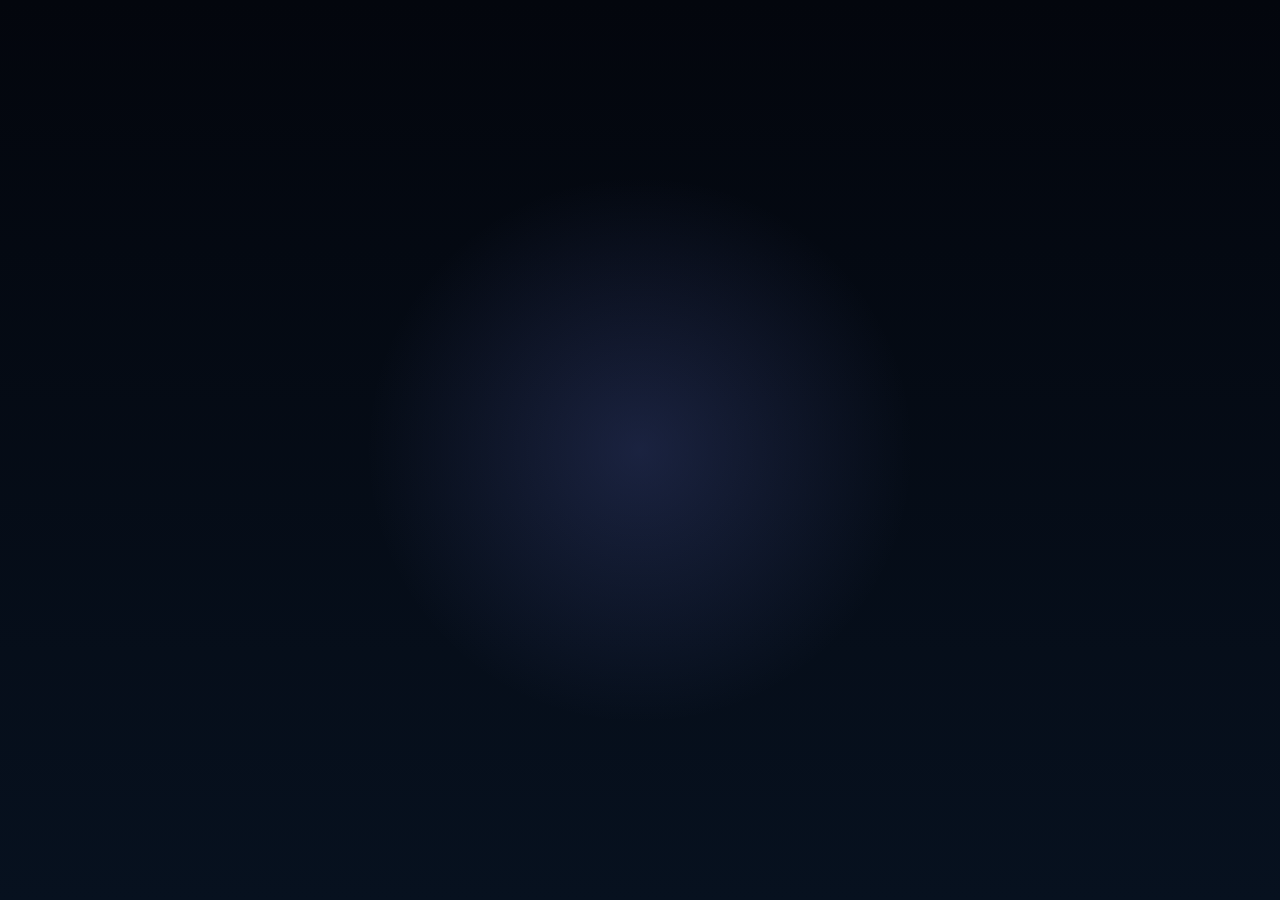
<file: about.html>
<!DOCTYPE html>
<html lang="en">
<head>
  <meta charset="UTF-8" />
  <meta name="viewport" content="width=device-width, initial-scale=1.0" />
  <title>PlayerBase — About</title>
  <meta name="description" content="PlayerBase is a responsive multi-page gaming website with articles, games, esports, a forum and switchable visual styles." />
  <link rel="preconnect" href="https://fonts.googleapis.com">
  <link rel="preconnect" href="https://fonts.gstatic.com" crossorigin>
  <link href="https://fonts.googleapis.com/css2?family=Inter:wght@400;500;600;700;800;900&display=swap" rel="stylesheet">
  <link rel="stylesheet" href="style.css" />
</head>
<body data-page="about" data-style-mode="vivid" data-color-theme="aurora">
  <div class="site-intro" id="siteIntro" aria-hidden="true">
    <div class="site-intro-mark">PB</div>
  </div>

  <div class="bg-glow bg-glow-1"></div>
  <div class="bg-glow bg-glow-2"></div>

  <header class="site-header">
    <div class="nav-shell">
      <a class="brand" href="index.html">
        <span class="brand-mark">PB</span>
        <div>
          <p>Gaming Magazine</p>
          <strong>PlayerBase</strong>
        </div>
      </a>

      <nav class="nav-links" aria-label="Primary navigation">
        <a href="index.html">Home</a>
        <a href="articles.html">Articles</a>
        <a href="games.html">Games</a>
        <a href="esports.html">Esports</a>
        <a href="forum.html">Forum</a>
        <a href="styles.html">Styles</a>
        <a href="about.html" class="active">About</a>
      </nav>

      <div class="nav-actions">
        <button class="icon-btn" id="styleToggle" type="button" aria-label="Open style panel">Style</button>
        <button class="icon-btn" id="colorToggle" type="button" aria-label="Open color panel">Color</button>
        <button class="icon-btn menu-btn" id="menuToggle" type="button" aria-label="Open menu">☰</button>
      </div>
    </div>

    <div class="mobile-links" id="mobileLinks">
      <a href="index.html">Home</a>
        <a href="articles.html">Articles</a>
        <a href="games.html">Games</a>
        <a href="esports.html">Esports</a>
        <a href="forum.html">Forum</a>
        <a href="styles.html">Styles</a>
        <a href="about.html" class="active">About</a>
    </div>
  </header>

  <aside class="floating-panel hidden" id="stylePanel">
    <p class="mini-kicker">.</p>
    <h3>.</h3>
    <div class="swatch-grid" id="styleGrid"></div>
    <p class="panel-note">.</p>
  </aside>

  <aside class="floating-panel hidden" id="colorPanel">
    <p class="mini-kicker">/p>
    <h3></h3>
    <div class="swatch-grid" id="colorGrid"></div>
    <p class="panel-note"></p>
  </aside>

  <main class="page" id="app"></main>

  <footer class="site-footer">
    <div>
      <strong>PlayerBase</strong>
      <p>video game website.</p>
    </div>
    <p>groupe anglais</p>
  </footer>

  <script src="app.js"></script>
</body>
</html>
</file>
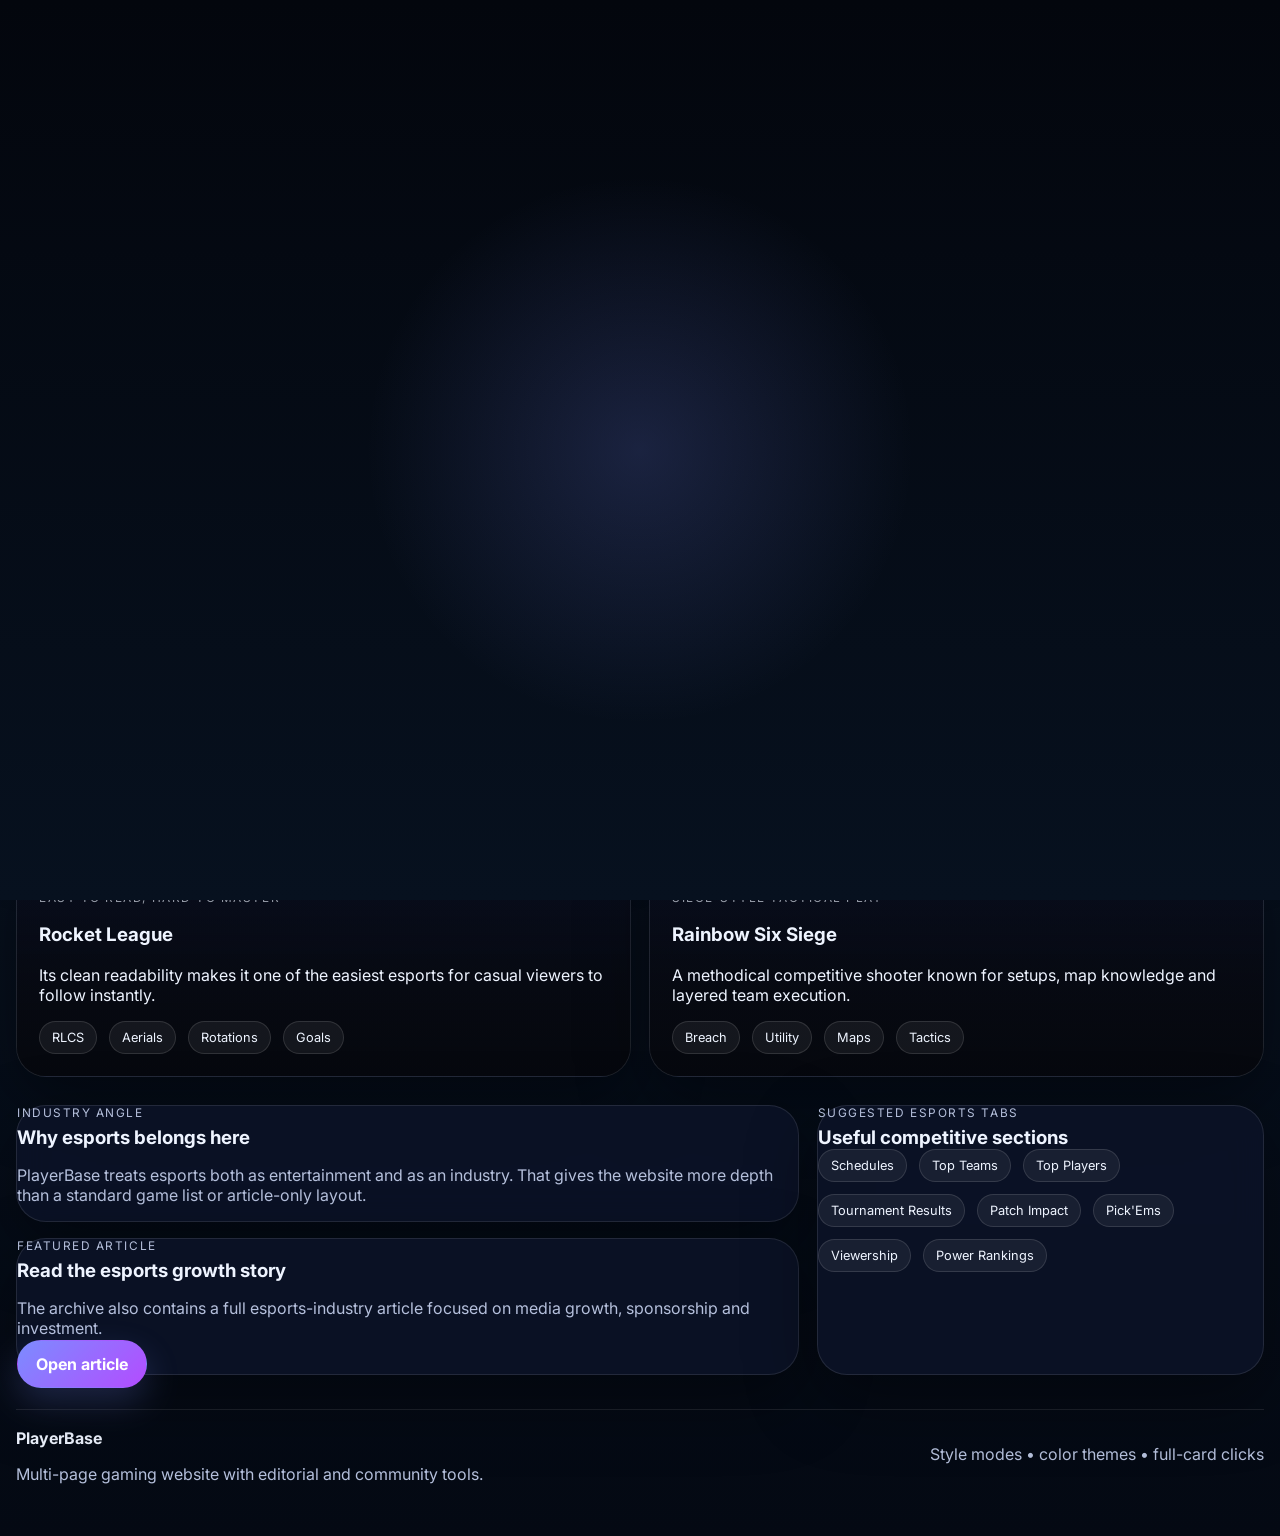
<file: esports.html>
<!DOCTYPE html>
<html lang="en">
<head>
  <meta charset="UTF-8" />
  <meta name="viewport" content="width=device-width, initial-scale=1.0" />
  <title>PlayerBase — Esports</title>
  <meta name="description" content="PlayerBase is a responsive multi-page gaming website with articles, games, esports, a forum and switchable visual styles." />
  <link rel="preconnect" href="https://fonts.googleapis.com">
  <link rel="preconnect" href="https://fonts.gstatic.com" crossorigin>
  <link href="https://fonts.googleapis.com/css2?family=Inter:wght@400;500;600;700;800;900&display=swap" rel="stylesheet">
  <link rel="stylesheet" href="style.css" />
</head>
<body data-page="esports" data-style-mode="vivid" data-color-theme="aurora">
  <div class="site-intro" id="siteIntro" aria-hidden="true">
    <div class="site-intro-mark">PB</div>
  </div>

  <div class="bg-glow bg-glow-1"></div>
  <div class="bg-glow bg-glow-2"></div>

  <header class="site-header">
    <div class="nav-shell">
      <a class="brand" href="index.html">
        <span class="brand-mark">PB</span>
        <div>
          <p>Gaming Magazine</p>
          <strong>PlayerBase</strong>
        </div>
      </a>

      <nav class="nav-links" aria-label="Primary navigation">
        <a href="index.html">Home</a>
        <a href="articles.html">Articles</a>
        <a href="games.html">Games</a>
        <a href="esports.html" class="active">Esports</a>
        <a href="forum.html">Forum</a>
        <a href="styles.html">Styles</a>
        <a href="about.html">About</a>
      </nav>

      <div class="nav-actions">
        <button class="icon-btn" id="styleToggle" type="button" aria-label="Open style panel">Style</button>
        <button class="icon-btn" id="colorToggle" type="button" aria-label="Open color panel">Color</button>
        <button class="icon-btn menu-btn" id="menuToggle" type="button" aria-label="Open menu">☰</button>
      </div>
    </div>

    <div class="mobile-links" id="mobileLinks">
      <a href="index.html">Home</a>
        <a href="articles.html">Articles</a>
        <a href="games.html">Games</a>
        <a href="esports.html" class="active">Esports</a>
        <a href="forum.html">Forum</a>
        <a href="styles.html">Styles</a>
        <a href="about.html">About</a>
    </div>
  </header>

  <aside class="floating-panel hidden" id="stylePanel">
    <p class="mini-kicker">Site styles</p>
    <h3>Switch the full art direction</h3>
    <div class="swatch-grid" id="styleGrid"></div>
    <p class="panel-note">Each style changes spacing, surface depth, borders, contrast and overall mood.</p>
  </aside>

  <aside class="floating-panel hidden" id="colorPanel">
    <p class="mini-kicker">Accent colors</p>
    <h3>Change the color system</h3>
    <div class="swatch-grid" id="colorGrid"></div>
    <p class="panel-note">Colors and styles are separate, so you can mix both.</p>
  </aside>

  <main class="page" id="app"></main>

  <footer class="site-footer">
    <div>
      <strong>PlayerBase</strong>
      <p>Multi-page gaming website with editorial and community tools.</p>
    </div>
    <p>Style modes • color themes • full-card clicks</p>
  </footer>

  <script src="app.js"></script>
</body>
</html>
</file>
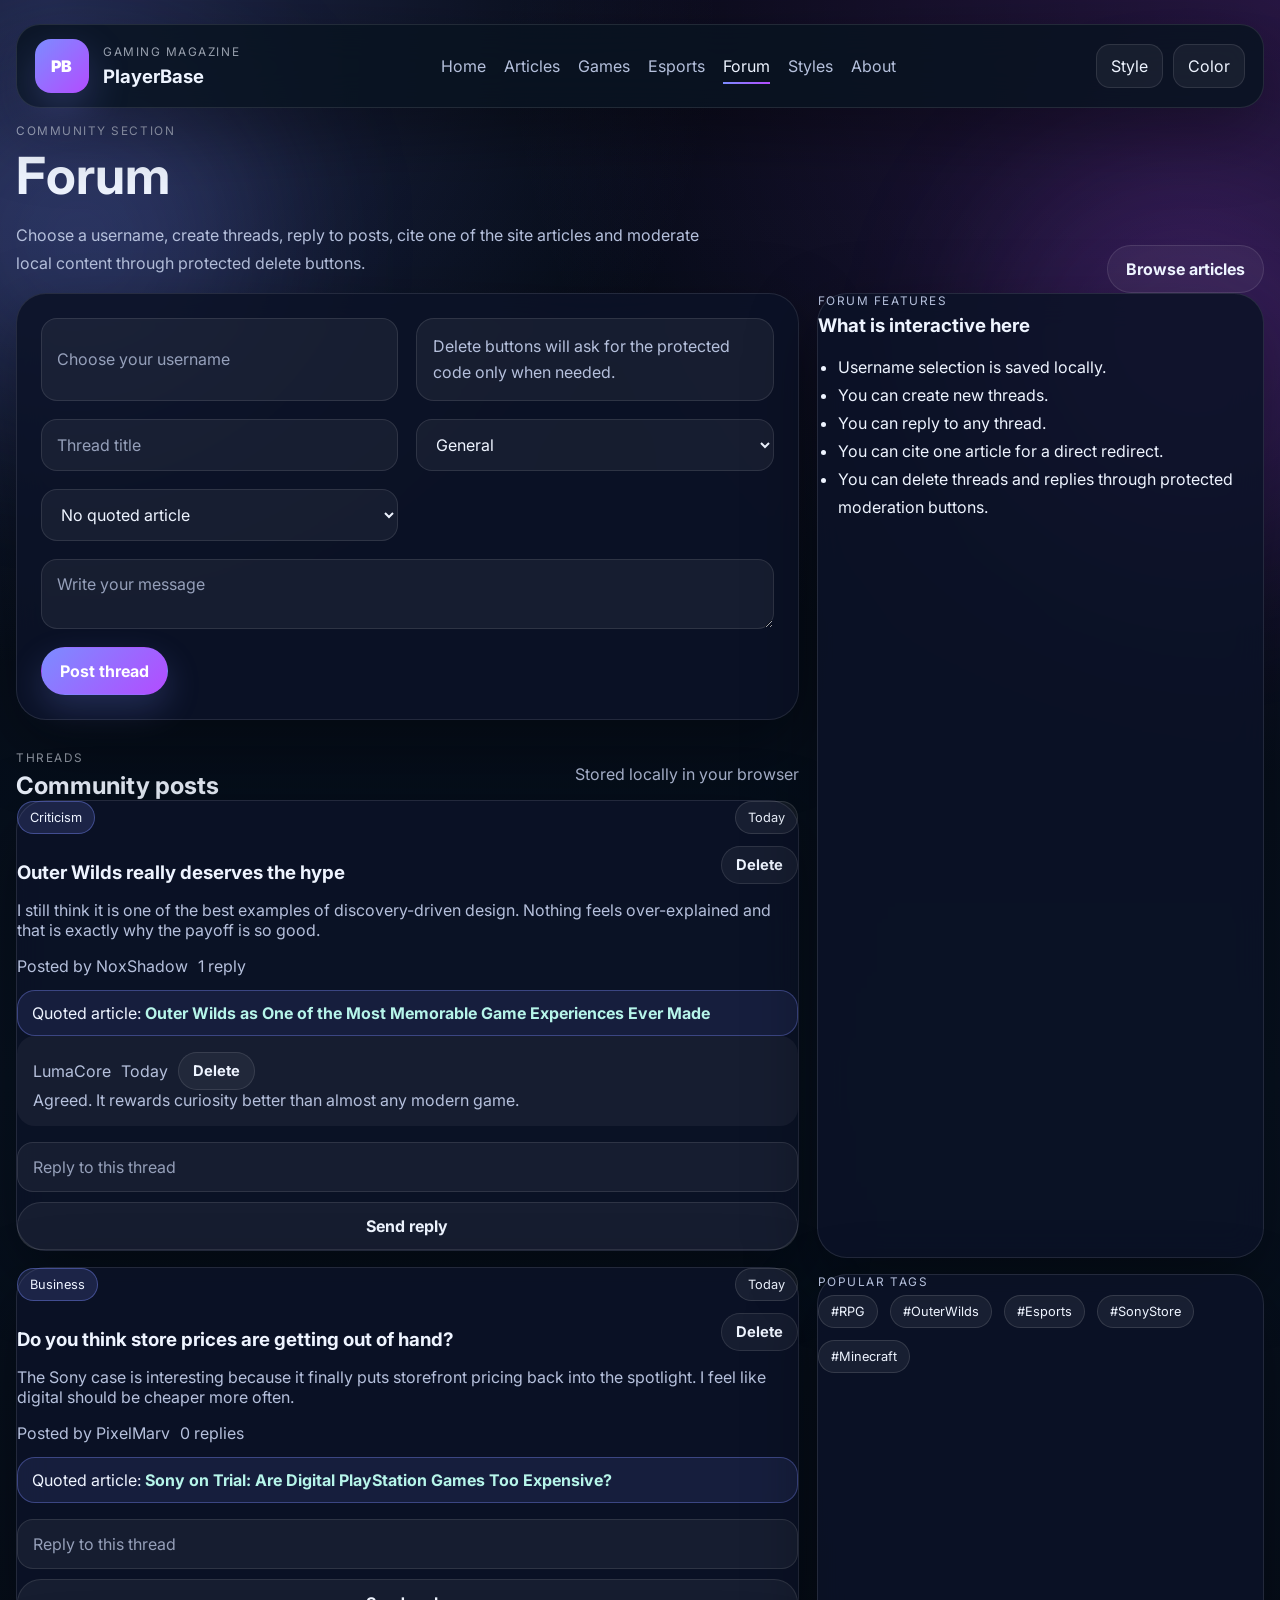
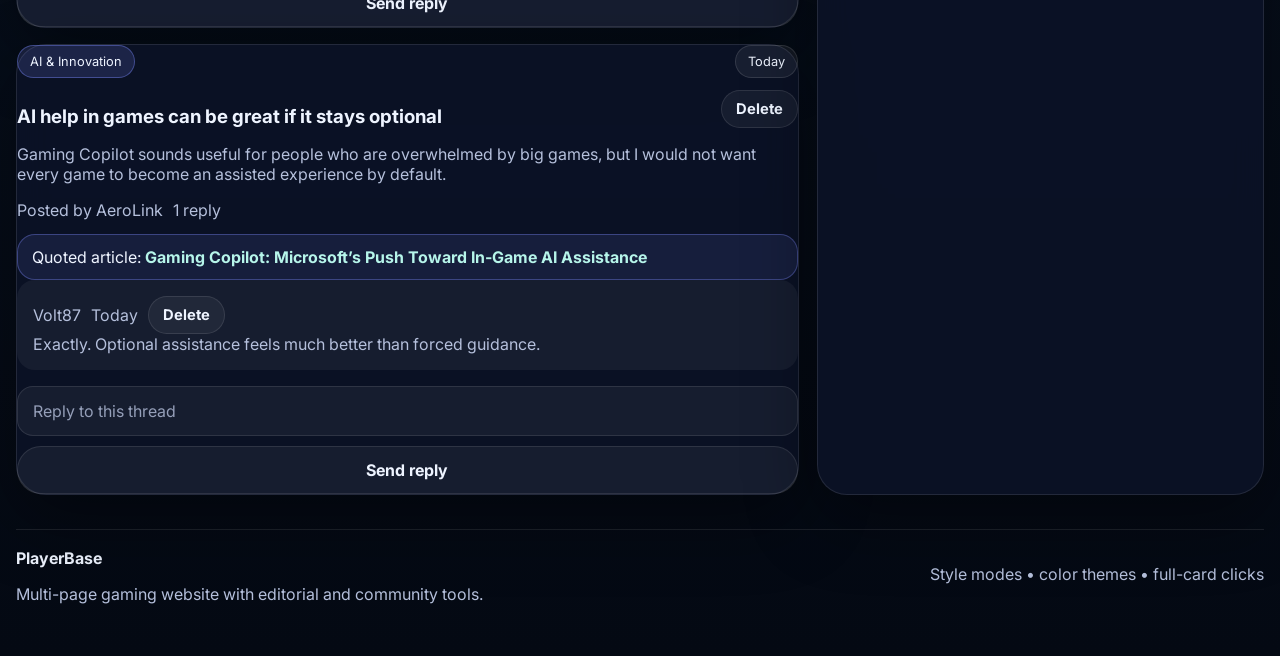
<file: forum.html>
<!DOCTYPE html>
<html lang="en">
<head>
  <meta charset="UTF-8" />
  <meta name="viewport" content="width=device-width, initial-scale=1.0" />
  <title>PlayerBase — Forum</title>
  <meta name="description" content="PlayerBase is a responsive multi-page gaming website with articles, games, esports, a forum and switchable visual styles." />
  <link rel="preconnect" href="https://fonts.googleapis.com">
  <link rel="preconnect" href="https://fonts.gstatic.com" crossorigin>
  <link href="https://fonts.googleapis.com/css2?family=Inter:wght@400;500;600;700;800;900&display=swap" rel="stylesheet">
  <link rel="stylesheet" href="style.css" />
</head>
<body data-page="forum" data-style-mode="vivid" data-color-theme="aurora">
  <div class="site-intro" id="siteIntro" aria-hidden="true">
    <div class="site-intro-mark">PB</div>
  </div>

  <div class="bg-glow bg-glow-1"></div>
  <div class="bg-glow bg-glow-2"></div>

  <header class="site-header">
    <div class="nav-shell">
      <a class="brand" href="index.html">
        <span class="brand-mark">PB</span>
        <div>
          <p>Gaming Magazine</p>
          <strong>PlayerBase</strong>
        </div>
      </a>

      <nav class="nav-links" aria-label="Primary navigation">
        <a href="index.html">Home</a>
        <a href="articles.html">Articles</a>
        <a href="games.html">Games</a>
        <a href="esports.html">Esports</a>
        <a href="forum.html" class="active">Forum</a>
        <a href="styles.html">Styles</a>
        <a href="about.html">About</a>
      </nav>

      <div class="nav-actions">
        <button class="icon-btn" id="styleToggle" type="button" aria-label="Open style panel">Style</button>
        <button class="icon-btn" id="colorToggle" type="button" aria-label="Open color panel">Color</button>
        <button class="icon-btn menu-btn" id="menuToggle" type="button" aria-label="Open menu">☰</button>
      </div>
    </div>

    <div class="mobile-links" id="mobileLinks">
      <a href="index.html">Home</a>
        <a href="articles.html">Articles</a>
        <a href="games.html">Games</a>
        <a href="esports.html">Esports</a>
        <a href="forum.html" class="active">Forum</a>
        <a href="styles.html">Styles</a>
        <a href="about.html">About</a>
    </div>
  </header>

  <aside class="floating-panel hidden" id="stylePanel">
    <p class="mini-kicker">Site styles</p>
    <h3>Switch the full art direction</h3>
    <div class="swatch-grid" id="styleGrid"></div>
    <p class="panel-note">Each style changes spacing, surface depth, borders, contrast and overall mood.</p>
  </aside>

  <aside class="floating-panel hidden" id="colorPanel">
    <p class="mini-kicker">Accent colors</p>
    <h3>Change the color system</h3>
    <div class="swatch-grid" id="colorGrid"></div>
    <p class="panel-note">Colors and styles are separate, so you can mix both.</p>
  </aside>

  <main class="page" id="app"></main>

  <footer class="site-footer">
    <div>
      <strong>PlayerBase</strong>
      <p>Multi-page gaming website with editorial and community tools.</p>
    </div>
    <p>Style modes • color themes • full-card clicks</p>
  </footer>

  <script src="app.js"></script>
</body>
</html>
</file>
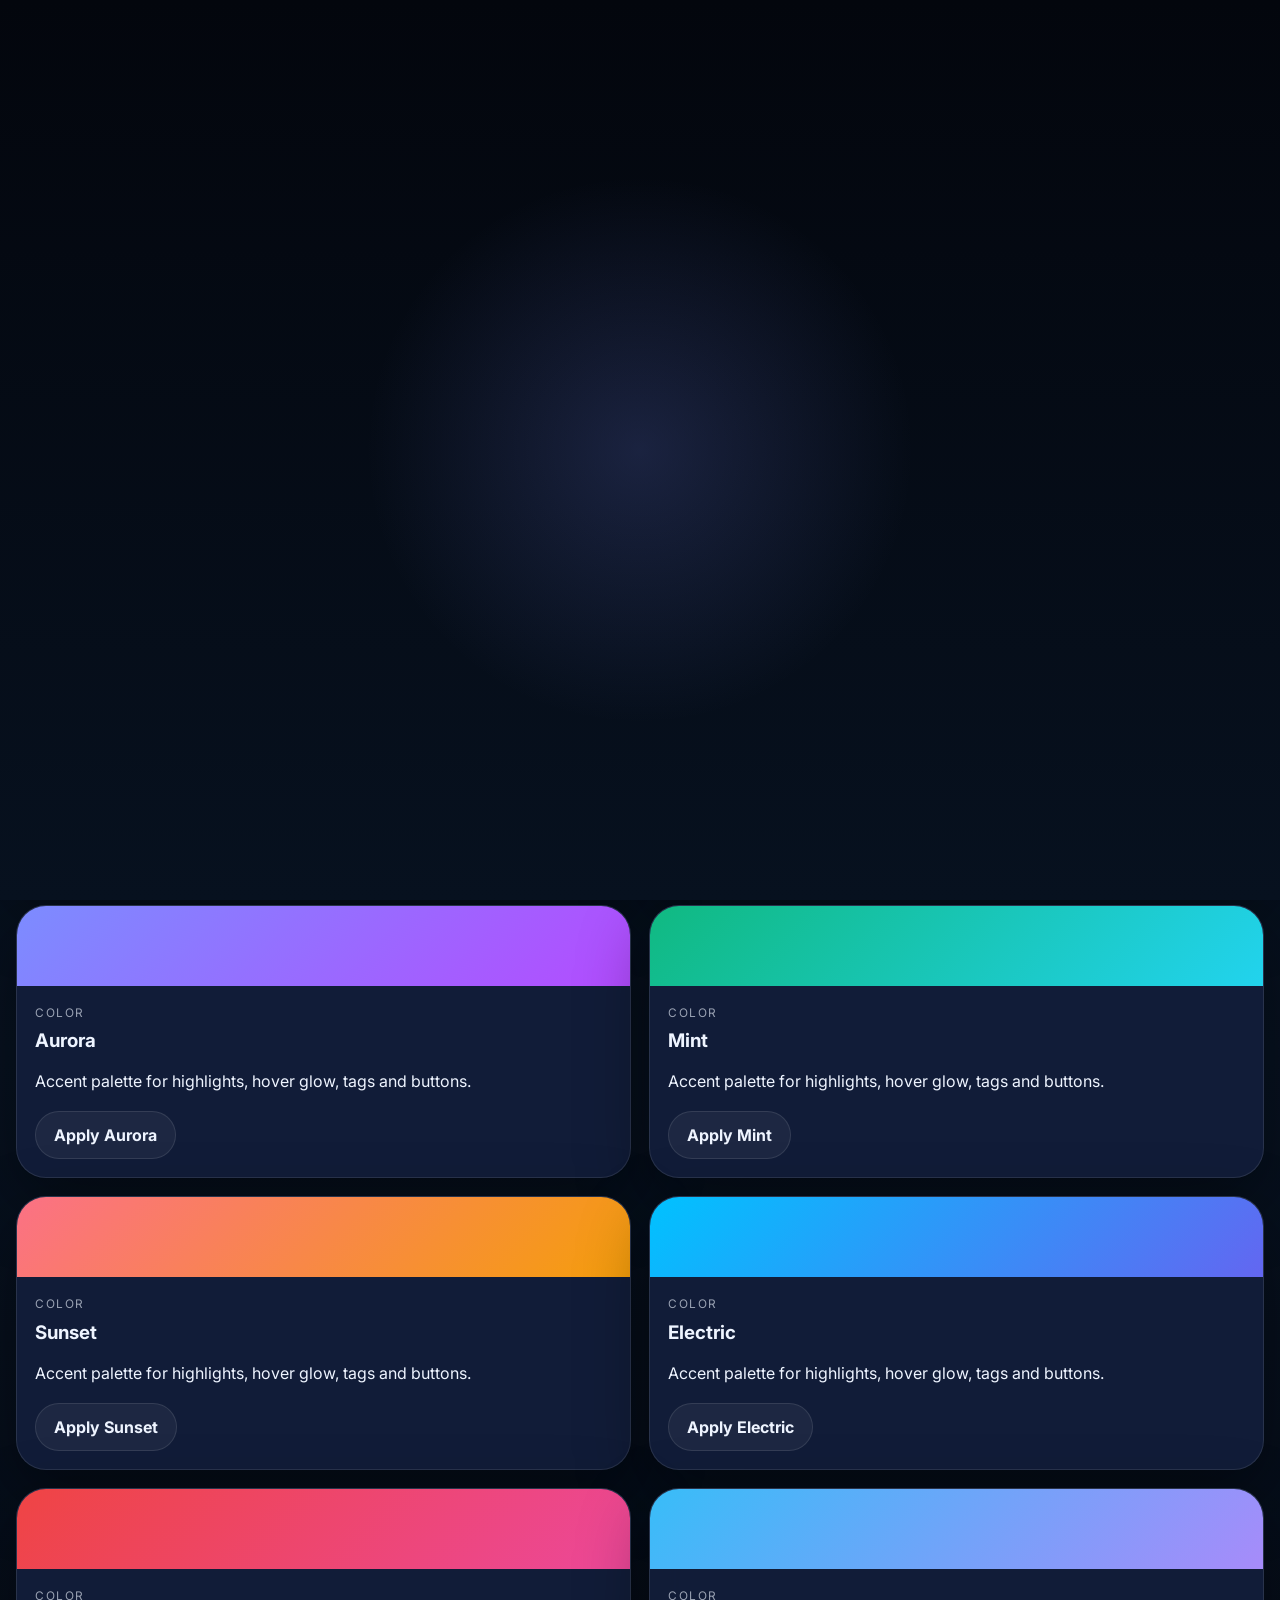
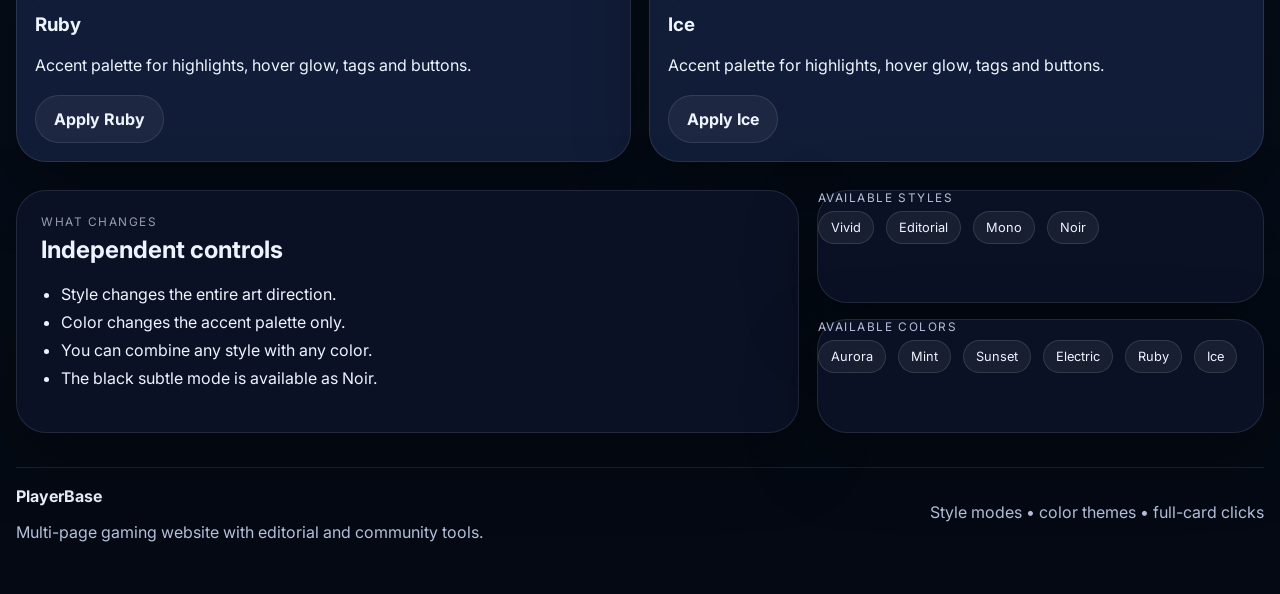
<file: styles.html>
<!DOCTYPE html>
<html lang="en">
<head>
  <meta charset="UTF-8" />
  <meta name="viewport" content="width=device-width, initial-scale=1.0" />
  <title>PlayerBase — Styles</title>
  <meta name="description" content="PlayerBase is a responsive multi-page gaming website with articles, games, esports, a forum and switchable visual styles." />
  <link rel="preconnect" href="https://fonts.googleapis.com">
  <link rel="preconnect" href="https://fonts.gstatic.com" crossorigin>
  <link href="https://fonts.googleapis.com/css2?family=Inter:wght@400;500;600;700;800;900&display=swap" rel="stylesheet">
  <link rel="stylesheet" href="style.css" />
</head>
<body data-page="styles" data-style-mode="vivid" data-color-theme="aurora">
  <div class="site-intro" id="siteIntro" aria-hidden="true">
    <div class="site-intro-mark">PB</div>
  </div>

  <div class="bg-glow bg-glow-1"></div>
  <div class="bg-glow bg-glow-2"></div>

  <header class="site-header">
    <div class="nav-shell">
      <a class="brand" href="index.html">
        <span class="brand-mark">PB</span>
        <div>
          <p>Gaming Magazine</p>
          <strong>PlayerBase</strong>
        </div>
      </a>

      <nav class="nav-links" aria-label="Primary navigation">
        <a href="index.html">Home</a>
        <a href="articles.html">Articles</a>
        <a href="games.html">Games</a>
        <a href="esports.html">Esports</a>
        <a href="forum.html">Forum</a>
        <a href="styles.html" class="active">Styles</a>
        <a href="about.html">About</a>
      </nav>

      <div class="nav-actions">
        <button class="icon-btn" id="styleToggle" type="button" aria-label="Open style panel">Style</button>
        <button class="icon-btn" id="colorToggle" type="button" aria-label="Open color panel">Color</button>
        <button class="icon-btn menu-btn" id="menuToggle" type="button" aria-label="Open menu">☰</button>
      </div>
    </div>

    <div class="mobile-links" id="mobileLinks">
      <a href="index.html">Home</a>
        <a href="articles.html">Articles</a>
        <a href="games.html">Games</a>
        <a href="esports.html">Esports</a>
        <a href="forum.html">Forum</a>
        <a href="styles.html" class="active">Styles</a>
        <a href="about.html">About</a>
    </div>
  </header>

  <aside class="floating-panel hidden" id="stylePanel">
    <p class="mini-kicker">Site styles</p>
    <h3>Switch the full art direction</h3>
    <div class="swatch-grid" id="styleGrid"></div>
    <p class="panel-note">Each style changes spacing, surface depth, borders, contrast and overall mood.</p>
  </aside>

  <aside class="floating-panel hidden" id="colorPanel">
    <p class="mini-kicker">Accent colors</p>
    <h3>Change the color system</h3>
    <div class="swatch-grid" id="colorGrid"></div>
    <p class="panel-note">Colors and styles are separate, so you can mix both.</p>
  </aside>

  <main class="page" id="app"></main>

  <footer class="site-footer">
    <div>
      <strong>PlayerBase</strong>
      <p>Multi-page gaming website with editorial and community tools.</p>
    </div>
    <p>Style modes • color themes • full-card clicks</p>
  </footer>

  <script src="app.js"></script>
</body>
</html>
</file>
<file: style.css>
:root {
  --bg: #07111f;
  --bg-2: #0c1731;
  --panel: rgba(12, 19, 39, 0.88);
  --panel-2: rgba(16, 25, 49, 0.96);
  --card: rgba(18, 30, 58, 0.96);
  --text: #eef4ff;
  --muted: #b5c0dc;
  --line: rgba(255,255,255,.10);
  --accent: #7c8cff;
  --accent-2: #b34cff;
  --accent-3: #2de3c2;
  --warning: #ffb347;
  --danger: #ff6f8f;
  --success: #22c55e;
  --glow: rgba(124, 140, 255, 0.42);
  --shadow: 0 24px 70px rgba(0, 0, 0, 0.38);
  --radius-xl: 30px;
  --radius-lg: 24px;
  --radius-md: 18px;
  --radius-sm: 14px;
  --container: min(1360px, calc(100% - 32px));
  --hero-overlay: rgba(5, 8, 18, .84);
  --surface-contrast: rgba(255,255,255,.04);
}

* { box-sizing: border-box; }
html { scroll-behavior: smooth; }
body {
  margin: 0;
  color: var(--text);
  font-family: "Inter", system-ui, sans-serif;
  background:
    radial-gradient(circle at 4% 0%, color-mix(in srgb, var(--accent) 24%, transparent), transparent 26%),
    radial-gradient(circle at 100% 0%, color-mix(in srgb, var(--accent-2) 20%, transparent), transparent 30%),
    linear-gradient(180deg, #040913 0%, var(--bg) 48%, #040913 100%);
  min-height: 100vh;
  overflow-x: hidden;
  transition: background .35s ease, color .25s ease;
}
a { color: inherit; }
img { max-width: 100%; display: block; }
button, input, textarea, select { font: inherit; }
button { cursor: pointer; }
textarea { resize: vertical; }
select, option {
  background: var(--panel-2);
  color: var(--text);
}
.hidden { display: none !important; }
strong { color: var(--text); }

.site-intro {
  position: fixed;
  inset: 0;
  z-index: 200;
  display: grid;
  place-items: center;
  background:
    radial-gradient(circle at center, color-mix(in srgb, var(--accent) 18%, transparent), transparent 35%),
    linear-gradient(180deg, #03060d 0%, #07111f 100%);
  opacity: 1;
  visibility: visible;
  transition: opacity .9s ease, visibility .9s ease;
}
.site-intro.done {
  opacity: 0;
  visibility: hidden;
}
.site-intro-mark {
  width: 138px;
  height: 138px;
  border-radius: 34px;
  display: grid;
  place-items: center;
  font-size: 3rem;
  font-weight: 900;
  letter-spacing: .04em;
  color: white;
  background: linear-gradient(135deg, var(--accent), var(--accent-2));
  box-shadow: 0 20px 70px color-mix(in srgb, var(--accent) 34%, transparent);
  animation: introPulse 1.15s ease-in-out 0s 1 forwards, introZoom 2.2s ease-in-out .9s 1 forwards;
}
@keyframes introPulse {
  0% { transform: scale(.8); opacity: 0; }
  60% { transform: scale(1.03); opacity: 1; }
  100% { transform: scale(1); opacity: 1; }
}
@keyframes introZoom {
  0% { transform: scale(1); filter: blur(0); }
  70% { transform: scale(1); filter: blur(0); }
  100% { transform: scale(4.4); filter: blur(10px); opacity: 0; }
}

.bg-glow {
  position: fixed;
  border-radius: 999px;
  filter: blur(86px);
  pointer-events: none;
  z-index: -1;
  opacity: .62;
}
.bg-glow-1 { width: 360px; height: 360px; top: 60px; left: -100px; background: color-mix(in srgb, var(--accent) 34%, transparent); }
.bg-glow-2 { width: 400px; height: 400px; top: 160px; right: -110px; background: color-mix(in srgb, var(--accent-2) 30%, transparent); }

.site-header {
  position: sticky;
  top: 10px;
  z-index: 50;
  padding-top: 14px;
}
.nav-shell {
  width: var(--container);
  margin: 0 auto;
  padding: 14px 18px;
  display: flex;
  align-items: center;
  gap: 20px;
  justify-content: space-between;
  border: 1px solid var(--line);
  border-radius: 24px;
  background: color-mix(in srgb, var(--bg) 84%, rgba(255,255,255,.05));
  backdrop-filter: blur(18px);
  box-shadow: var(--shadow);
}
.brand {
  display: flex;
  gap: 14px;
  align-items: center;
  text-decoration: none;
}
.brand-mark {
  width: 54px;
  height: 54px;
  border-radius: 16px;
  display: grid;
  place-items: center;
  font-weight: 900;
  letter-spacing: .04em;
  color: white;
  background: linear-gradient(135deg, var(--accent), var(--accent-2));
  box-shadow: 0 16px 40px color-mix(in srgb, var(--accent) 25%, transparent);
}
.brand p,
.kicker,
.mini-kicker {
  margin: 0 0 6px;
  color: color-mix(in srgb, var(--text) 62%, transparent);
  text-transform: uppercase;
  letter-spacing: .13em;
  font-size: .74rem;
}
.brand strong { display: block; font-size: 1.16rem; }

.nav-links {
  display: flex;
  gap: 18px;
  align-items: center;
}
.nav-links a,
.mobile-links a {
  text-decoration: none;
  color: var(--muted);
  transition: .2s ease;
  position: relative;
}
.nav-links a:hover,
.nav-links a.active,
.mobile-links a:hover,
.mobile-links a.active { color: var(--text); }
.nav-links a::after {
  content: "";
  position: absolute;
  left: 0;
  bottom: -8px;
  height: 2px;
  width: 100%;
  background: linear-gradient(90deg, var(--accent), var(--accent-2));
  transform: scaleX(0);
  transform-origin: left;
  transition: .25s ease;
}
.nav-links a:hover::after,
.nav-links a.active::after { transform: scaleX(1); }

.nav-actions {
  display: flex;
  gap: 10px;
  align-items: center;
}
.icon-btn {
  min-width: 46px;
  height: 44px;
  padding: 0 14px;
  border-radius: 14px;
  border: 1px solid var(--line);
  background: var(--surface-contrast);
  color: var(--text);
  display: inline-grid;
  place-items: center;
  transition: .2s ease;
}
.icon-btn:hover {
  transform: translateY(-2px);
  box-shadow: 0 0 0 1px color-mix(in srgb, var(--accent) 60%, transparent), 0 0 28px color-mix(in srgb, var(--accent) 26%, transparent);
}
.menu-btn { display: none; }

.mobile-links {
  width: var(--container);
  margin: 12px auto 0;
  padding: 14px 16px;
  border-radius: 20px;
  border: 1px solid var(--line);
  background: color-mix(in srgb, var(--bg) 86%, rgba(255,255,255,.04));
  box-shadow: var(--shadow);
  display: none;
}
.mobile-links.open { display: flex; flex-direction: column; gap: 12px; }

.floating-panel {
  position: fixed;
  right: 16px;
  top: 92px;
  width: 300px;
  padding: 18px;
  border-radius: 24px;
  border: 1px solid var(--line);
  background: color-mix(in srgb, var(--bg) 88%, rgba(255,255,255,.05));
  box-shadow: var(--shadow);
  backdrop-filter: blur(18px);
  z-index: 60;
}
#colorPanel { top: 410px; }
.swatch-grid {
  display: grid;
  grid-template-columns: repeat(2, 1fr);
  gap: 10px;
  margin-top: 14px;
}
.swatch-btn {
  text-align: left;
  border-radius: 18px;
  padding: 10px;
  border: 1px solid var(--line);
  background: rgba(255,255,255,.05);
  color: var(--text);
}
.swatch-btn strong, .swatch-btn small { display: block; }
.swatch-btn small { color: var(--muted); margin-top: 4px; }
.swatch-btn span {
  display: block;
  width: 100%;
  height: 30px;
  border-radius: 999px;
  margin-bottom: 8px;
}
.swatch-btn.active {
  box-shadow: 0 0 0 1px color-mix(in srgb, var(--accent) 70%, transparent), 0 0 30px color-mix(in srgb, var(--accent) 26%, transparent);
}
.panel-note { color: var(--muted); line-height: 1.6; margin: 12px 0 0; }

.page {
  width: var(--container);
  margin: 26px auto 0;
}
.hero {
  min-height: 72vh;
  position: relative;
  overflow: hidden;
  padding: 72px 56px 40px;
  display: flex;
  flex-direction: column;
  justify-content: space-between;
  border-radius: 36px;
  border: 1px solid var(--line);
  background:
    linear-gradient(115deg, color-mix(in srgb, var(--bg) 84%, transparent), color-mix(in srgb, var(--bg) 45%, transparent)),
    url('https://images.unsplash.com/photo-1542751371-adc38448a05e?auto=format&fit=crop&w=1800&q=80') center/cover;
  box-shadow: var(--shadow);
}
.hero::after {
  content: "";
  position: absolute;
  inset: 0;
  background: linear-gradient(180deg, rgba(5, 8, 18, .03), var(--hero-overlay));
}
.hero-top, .hero-bottom { position: relative; z-index: 1; }
.hero h1 {
  margin: 0;
  font-size: clamp(3.3rem, 9vw, 6.6rem);
  line-height: .92;
}
.hero .lead {
  max-width: 620px;
  color: color-mix(in srgb, var(--text) 90%, transparent);
  line-height: 1.7;
  font-size: 1rem;
  margin-top: 16px;
}
.short-lead { max-width: 520px; }
.hero-tight { max-width: 620px; }
.hero-bottom {
  display: grid;
  grid-template-columns: repeat(4, 1fr);
  gap: 14px;
}

.panel,
.card,
.game-card,
.esports-card,
.stat,
.back-bar,
.article-hero,
.detail-main,
.detail-side,
.side-card,
.forum-post,
.comment-card,
.quick-link-card,
.style-preview-card {
  border: 1px solid var(--line);
  background: var(--panel);
  box-shadow: var(--shadow);
  backdrop-filter: blur(16px);
}
.panel, .back-bar, .detail-main, .detail-side, .side-card, .forum-post { border-radius: var(--radius-xl); }
.stat {
  padding: 18px;
  border-radius: 22px;
}
.stat strong { display: block; font-size: 1.7rem; }
.stat span, .section-note, .page-intro, .card p, .game-card p, .detail-main p, .detail-side p, .side-card p, .forum-post p, .meta, .small-note, .panel-note, .reply, .admin-note, .empty-note, .post-meta, .reply-meta { color: var(--muted); }
.section { margin-top: 28px; }
.panel { padding: 24px; }
.compact-panel { padding: 18px; }
.comment-form-panel { margin-top: 10px; }

.section-head,
.top-strip,
.back-bar,
.post-header-row {
  display: flex;
  justify-content: space-between;
  align-items: end;
  gap: 18px;
}
.section-head h2,
.page-title,
.panel h3,
.side-card h3,
.card h3,
.game-card h3,
.forum-post h3,
.article-hero h1,
.detail-main h2,
.detail-side h3,
.style-preview-card h3 { margin: 0; }
.page-title { font-size: clamp(2.2rem, 4vw, 3.6rem); }
.page-intro {
  max-width: 700px;
  line-height: 1.72;
}

.search-box {
  display: flex;
  align-items: center;
  gap: 12px;
  border: 1px solid var(--line);
  border-radius: 18px;
  background: var(--surface-contrast);
  padding: 0 16px;
}
.search-box input {
  width: 100%;
  border: none;
  outline: none;
  background: transparent;
  color: var(--text);
  padding: 16px 0;
}
.search-box input::placeholder,
.input::placeholder,
.textarea::placeholder { color: color-mix(in srgb, var(--muted) 80%, transparent); }

.chips, .tag-list, .article-meta-row, .inline-actions, .hero-actions, .card-actions, .form-actions, .rating-row, .stars {
  display: flex;
  gap: 12px;
  flex-wrap: wrap;
  align-items: center;
}
.chips { margin-top: 16px; }

.btn,
.badge,
.tag,
.chip,
.star-btn,
.delete-btn,
.quick-link-card {
  border-radius: 999px;
  text-decoration: none;
  transition: .2s ease;
}
.btn,
.delete-btn {
  border: 1px solid transparent;
  padding: 13px 18px;
  font-weight: 700;
}
.btn-primary {
  color: white;
  background: linear-gradient(135deg, var(--accent), var(--accent-2));
  box-shadow: 0 14px 34px color-mix(in srgb, var(--accent) 22%, transparent);
}
.btn-primary:hover { transform: translateY(-2px); }
.btn-secondary,
.delete-btn {
  color: var(--text);
  border-color: var(--line);
  background: var(--surface-contrast);
}
.delete-btn {
  padding: 9px 14px;
  font-size: .92rem;
}
.delete-btn:hover { background: color-mix(in srgb, var(--danger) 12%, transparent); border-color: color-mix(in srgb, var(--danger) 50%, transparent); }
.chip {
  border: 1px solid var(--line);
  background: var(--surface-contrast);
  color: var(--muted);
  padding: 10px 14px;
}
.chip.active, .chip:hover {
  color: white;
  border-color: color-mix(in srgb, var(--accent) 55%, transparent);
  background: color-mix(in srgb, var(--accent) 18%, transparent);
  box-shadow: 0 0 22px color-mix(in srgb, var(--accent) 16%, transparent);
}
.badge, .tag {
  display: inline-flex;
  align-items: center;
  justify-content: center;
  padding: 8px 12px;
  border: 1px solid rgba(255,255,255,.12);
  background: rgba(255,255,255,.06);
  font-size: .8rem;
}
.badge-accent {
  background: color-mix(in srgb, var(--accent) 16%, transparent);
  border-color: color-mix(in srgb, var(--accent) 40%, transparent);
}
.badge-success {
  background: color-mix(in srgb, var(--accent-3) 14%, transparent);
  border-color: color-mix(in srgb, var(--accent-3) 40%, transparent);
}
.text-link {
  text-decoration: none;
  color: color-mix(in srgb, var(--accent-3) 35%, white);
  font-weight: 700;
}
.text-link:hover { opacity: .84; }
.card-link { text-decoration: none; font-weight: 800; }

.grid-2, .grid-3, .grid-4, .games-layout, .forum-layout, .esports-layout, .about-layout, .detail-layout, .quick-links-grid, .form-grid, .styles-showcase {
  display: grid;
  gap: 18px;
}
.grid-2 { grid-template-columns: repeat(2, 1fr); }
.grid-3 { grid-template-columns: repeat(3, 1fr); }
.grid-4 { grid-template-columns: repeat(4, 1fr); }
.games-layout, .forum-layout, .esports-layout, .about-layout { grid-template-columns: 1.75fr 1fr; }
.detail-layout { grid-template-columns: 2fr .95fr; }
.quick-links-grid { grid-template-columns: repeat(3, 1fr); }
.form-grid { grid-template-columns: repeat(2, 1fr); }
.styles-showcase { grid-template-columns: repeat(2, 1fr); }
.side-stack, .reply-list, .comment-list { display: grid; gap: 16px; }

.card, .game-card, .style-preview-card {
  position: relative;
  overflow: hidden;
  border-radius: var(--radius-xl);
  background: var(--card);
}
.card:hover, .game-card:hover, .esports-card:hover, .style-preview-card:hover, .quick-link-card:hover, .side-card:hover, .forum-post:hover, .comment-card:hover {
  transform: translateY(-6px) scale(1.01);
  box-shadow: 0 0 0 1px color-mix(in srgb, var(--accent) 42%, transparent), 0 24px 72px rgba(0,0,0,.40), 0 0 32px color-mix(in srgb, var(--accent) 16%, transparent);
}
.card-cover, .game-cover, .article-cover {
  width: 100%;
  aspect-ratio: 16 / 9;
  object-fit: cover;
  transition: transform .45s ease;
}
.card:hover .card-cover,
.game-card:hover .game-cover,
.article-hero:hover .article-cover { transform: scale(1.06); }
.card-body, .game-body, .article-body, .style-preview-body { padding: 18px; }
.compact-body { padding: 16px; }
.compact-card h3 { font-size: 1rem; }
.compact-tags .tag { padding: 7px 10px; }
.card-top, .game-top { display: flex; justify-content: space-between; gap: 10px; flex-wrap: wrap; margin-bottom: 12px; }
.card-actions { justify-content: space-between; margin-top: 18px; }
.card-stretch {
  position: absolute;
  inset: 0;
  z-index: 2;
  border-radius: inherit;
}
.card-body > *, .game-body > *, .article-body > *, .style-preview-body > * { position: relative; z-index: 3; }
.text-link, .delete-btn, .star-btn, .btn, .quick-link-card { position: relative; z-index: 4; }
.compact-article .card-body p,
.compact-game .game-body p { display:none; }

.star-btn {
  width: 34px;
  height: 34px;
  border: 1px solid var(--line);
  background: rgba(255,255,255,.05);
  color: #d9deec;
}
.star-btn.active, .star-btn:hover {
  color: var(--warning);
  border-color: color-mix(in srgb, var(--warning) 54%, transparent);
  background: color-mix(in srgb, var(--warning) 12%, transparent);
  box-shadow: 0 0 18px color-mix(in srgb, var(--warning) 16%, transparent);
}

.quick-link-card {
  display: flex;
  flex-direction: column;
  gap: 8px;
  padding: 20px;
  border-radius: 24px;
  background: linear-gradient(135deg, color-mix(in srgb, var(--accent) 14%, transparent), color-mix(in srgb, var(--accent-2) 10%, transparent));
  border: 1px solid var(--line);
}
.quick-link-card span { color: var(--muted); font-size: .86rem; text-transform: uppercase; letter-spacing: .12em; }
.quick-link-card strong { font-size: 1.06rem; }

.article-hero {
  overflow: hidden;
  border-radius: 34px;
}
.article-hero .article-cover { height: min(48vw, 470px); }
.detail-main, .detail-side { padding: 24px; }
.detail-main p { line-height: 1.82; margin: 0 0 16px; }
.detail-main ul, .detail-side ul, .forum-post ul, .panel ul, .side-card ul { padding-left: 20px; line-height: 1.75; }
.admin-note, .empty-note {
  padding: 14px 16px;
  border-radius: 18px;
  border: 1px solid var(--line);
  background: var(--surface-contrast);
  line-height: 1.65;
}
.comment-card, .reply {
  border-radius: 18px;
  padding: 16px;
  background: var(--surface-contrast);
}
.comment-top, .reply-meta, .post-meta { display: flex; gap: 10px; align-items: center; flex-wrap: wrap; }
.quote-box {
  margin-top: 14px;
  padding: 12px 14px;
  border-radius: 18px;
  border: 1px solid color-mix(in srgb, var(--accent) 36%, transparent);
  background: color-mix(in srgb, var(--accent) 11%, transparent);
}
.reply-form { display: grid; gap: 10px; margin-top: 16px; }

.esports-card {
  position: relative;
  min-height: 240px;
  display: flex;
  align-items: end;
  padding: 22px;
  overflow: hidden;
  border-radius: var(--radius-xl);
  background-size: cover;
  background-position: center;
}
.esports-card::before {
  content: "";
  position: absolute;
  inset: 0;
  background: linear-gradient(180deg, rgba(6,8,14,.08), rgba(6,8,14,.88));
}
.esports-card > * { position: relative; z-index: 1; }

.style-preview-card {
  overflow: hidden;
}
.style-preview-band { height: 80px; }
.style-preview-body p { line-height: 1.68; }

.input, .textarea, .select {
  width: 100%;
  border-radius: 16px;
  border: 1px solid var(--line);
  background: var(--surface-contrast);
  color: var(--text);
  padding: 14px 15px;
  outline: none;
}
.input:focus, .textarea:focus, .select:focus {
  box-shadow: 0 0 0 1px color-mix(in srgb, var(--accent) 55%, transparent), 0 0 28px color-mix(in srgb, var(--accent) 16%, transparent);
}

.site-footer {
  width: var(--container);
  margin: 34px auto 36px;
  padding-top: 18px;
  border-top: 1px solid var(--line);
  display: flex;
  justify-content: space-between;
  gap: 18px;
  color: var(--muted);
}

body[data-style-mode="vivid"] {
  --bg: #07111f;
  --bg-2: #0c1731;
  --panel: rgba(12, 19, 39, 0.88);
  --panel-2: rgba(16, 25, 49, 0.96);
  --card: rgba(18, 30, 58, 0.96);
  --text: #eef4ff;
  --muted: #b5c0dc;
  --line: rgba(255,255,255,.10);
  --hero-overlay: rgba(5, 8, 18, .84);
  --surface-contrast: rgba(255,255,255,.05);
}
body[data-style-mode="editorial"] {
  --bg: #f4ede4;
  --bg-2: #ece2d5;
  --panel: rgba(255,248,240,.92);
  --panel-2: rgba(255,252,247,.98);
  --card: rgba(255,250,244,.98);
  --text: #1d120f;
  --muted: #6f5f59;
  --line: rgba(34,20,14,.12);
  --hero-overlay: rgba(68, 40, 29, .46);
  --surface-contrast: rgba(39,24,15,.05);
}
body[data-style-mode="mono"] {
  --bg: #f6f6f6;
  --bg-2: #e9e9e9;
  --panel: rgba(255,255,255,.95);
  --panel-2: rgba(255,255,255,.99);
  --card: rgba(255,255,255,.99);
  --text: #0f0f0f;
  --muted: #555;
  --line: rgba(0,0,0,.10);
  --hero-overlay: rgba(255,255,255,.22);
  --surface-contrast: rgba(0,0,0,.035);
  --shadow: 0 18px 42px rgba(0,0,0,.10);
}
body[data-style-mode="noir"] {
  --bg: #050505;
  --bg-2: #090909;
  --panel: rgba(13,13,13,.92);
  --panel-2: rgba(18,18,18,.97);
  --card: rgba(15,15,15,.97);
  --text: #f5f5f5;
  --muted: #a6a6a6;
  --line: rgba(255,255,255,.10);
  --hero-overlay: rgba(0,0,0,.78);
  --surface-contrast: rgba(255,255,255,.03);
}

body[data-color-theme="aurora"] { --accent: #7c8cff; --accent-2: #b34cff; --accent-3: #2de3c2; }
body[data-color-theme="mint"] { --accent: #10b981; --accent-2: #22d3ee; --accent-3: #84cc16; }
body[data-color-theme="sunset"] { --accent: #fb7185; --accent-2: #f59e0b; --accent-3: #f97316; }
body[data-color-theme="electric"] { --accent: #00c2ff; --accent-2: #6366f1; --accent-3: #a855f7; }
body[data-color-theme="ruby"] { --accent: #ef4444; --accent-2: #ec4899; --accent-3: #f59e0b; }
body[data-color-theme="ice"] { --accent: #38bdf8; --accent-2: #a78bfa; --accent-3: #14b8a6; }

body[data-style-mode="editorial"] .brand-mark,
body[data-style-mode="mono"] .brand-mark {
  color: white;
}
body[data-style-mode="editorial"] .hero .lead,
body[data-style-mode="mono"] .hero .lead {
  color: #fff;
}
body[data-style-mode="editorial"] .hero .kicker,
body[data-style-mode="mono"] .hero .kicker {
  color: rgba(255,255,255,.88);
}
body[data-style-mode="editorial"] option,
body[data-style-mode="mono"] option {
  background: #ffffff;
  color: #111111;
}
body[data-style-mode="vivid"] option,
body[data-style-mode="noir"] option {
  background: #0f172a;
  color: #f8fafc;
}

@media (max-width: 1160px) {
  .grid-4 { grid-template-columns: repeat(2, 1fr); }
  .grid-3, .games-layout, .forum-layout, .esports-layout, .about-layout, .detail-layout, .quick-links-grid, .styles-showcase { grid-template-columns: 1fr; }
  .hero-bottom { grid-template-columns: repeat(2, 1fr); }
}
@media (max-width: 760px) {
  .nav-links { display: none; }
  .menu-btn { display: inline-grid; }
  .floating-panel { left: 12px; right: 12px; width: auto; }
  #colorPanel { top: 360px; }
  .hero { min-height: auto; padding: 46px 22px 24px; }
  .hero-bottom, .grid-4, .grid-3, .grid-2, .form-grid { grid-template-columns: 1fr; }
  .section-head, .top-strip, .back-bar, .site-footer, .post-header-row { flex-direction: column; align-items: flex-start; }
  .article-hero .article-cover { height: 240px; }
  .panel, .detail-main, .detail-side, .side-card, .forum-post, .back-bar { padding: 18px; }
  .site-intro-mark { width: 120px; height: 120px; font-size: 2.5rem; }
}
</file>
